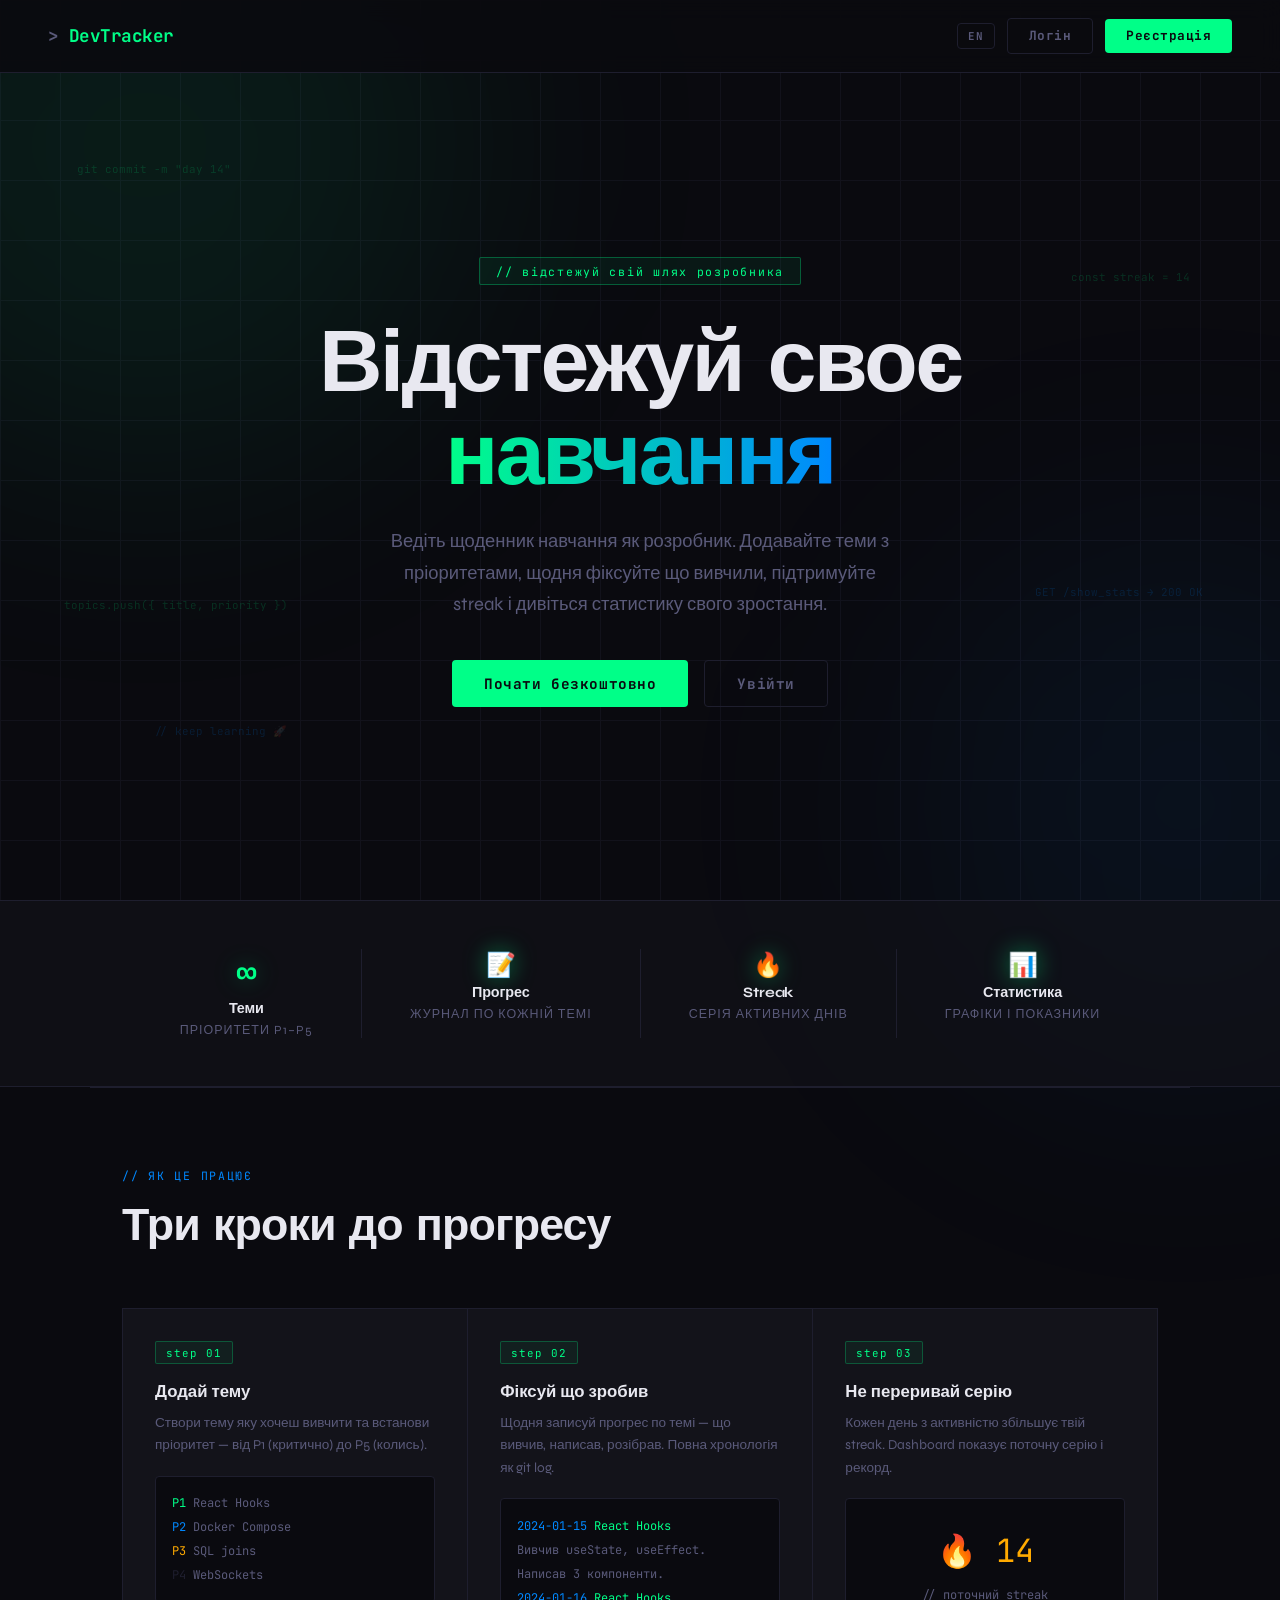
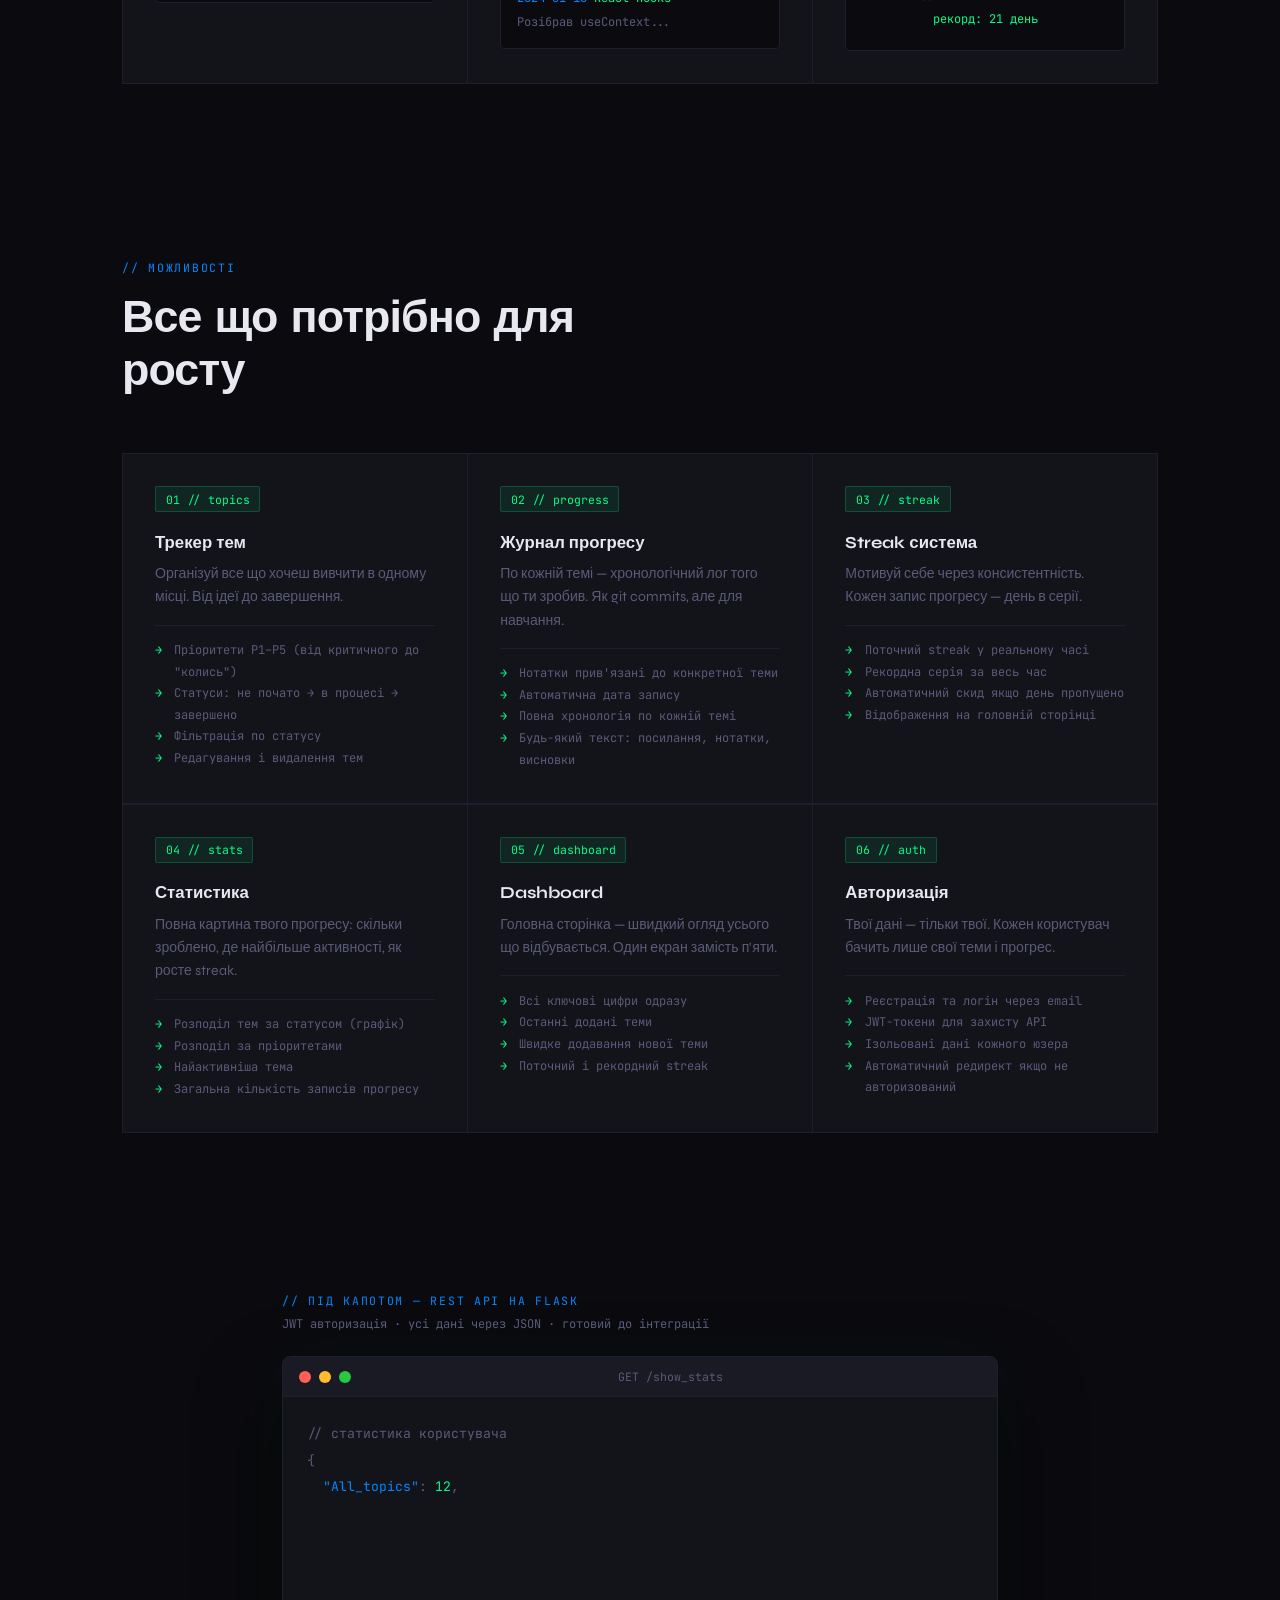
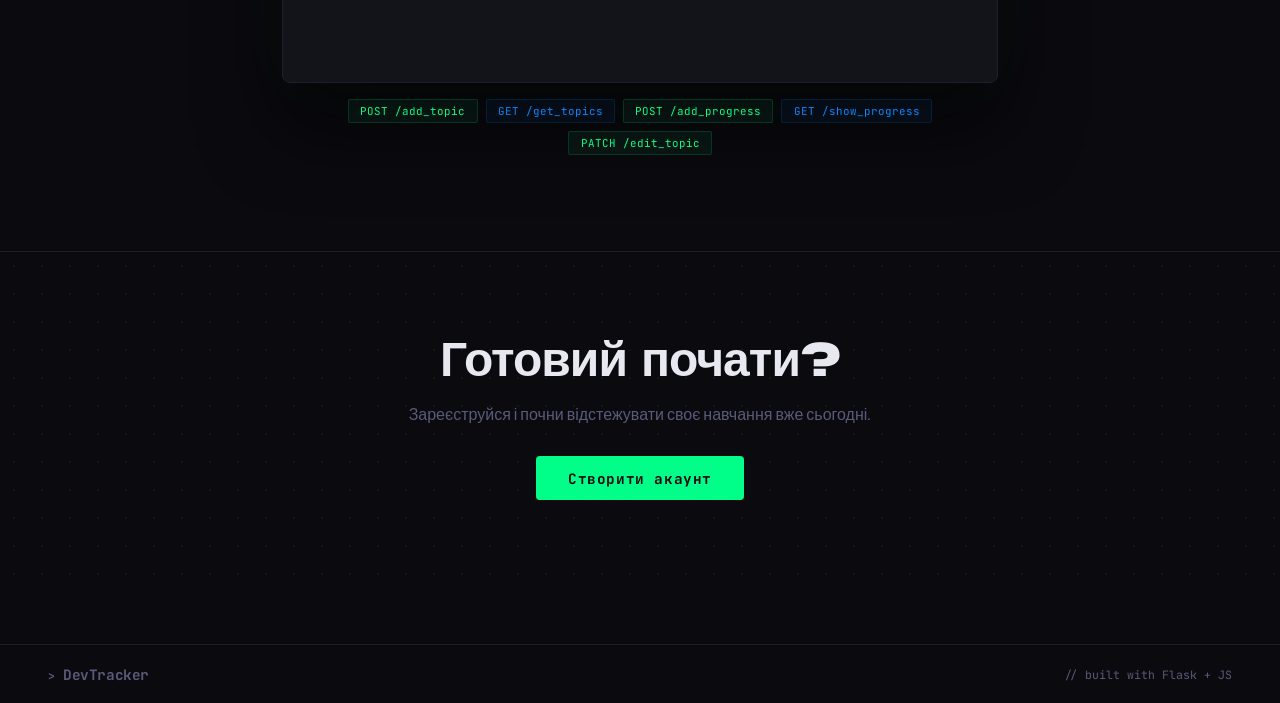
<file: front-end/index.html>
<!DOCTYPE html>
<html lang="uk">
<head>
  <meta charset="UTF-8"/>
  <meta name="viewport" content="width=device-width, initial-scale=1.0"/>
  <title>DevTracker</title>
  <link rel="stylesheet" href="style.css"/>
  <style>
    .hero {
      position: relative; z-index: 1;
      min-height: 100vh;
      display: flex; flex-direction: column;
      align-items: center; justify-content: center;
      text-align: center; padding: 8rem 2rem 4rem;
    }
    .hero-badge {
      font-family: 'JetBrains Mono', monospace;
      font-size: 0.72rem; letter-spacing: 0.15em; color: var(--accent);
      border: 1px solid rgba(0,255,136,0.3); background: rgba(0,255,136,0.06);
      padding: 0.35rem 1rem; border-radius: 2px; margin-bottom: 2rem;
      animation: fadeUp 0.6s ease both, badgePulse 3s ease-in-out 1s infinite;
    }
    @keyframes badgePulse { 0%,100% { box-shadow: 0 0 0 0 rgba(0,255,136,0); } 50% { box-shadow: 0 0 14px 3px rgba(0,255,136,0.1); } }
    .hero h1 {
      font-size: clamp(2.8rem, 7vw, 5.5rem); font-weight: 800;
      line-height: 1.05; letter-spacing: -0.03em; margin-bottom: 1.5rem;
      animation: fadeUp 0.6s 0.1s ease both;
    }
    .hero h1 .hl {
      background: linear-gradient(90deg, var(--accent), var(--accent2), var(--accent));
      background-size: 200% auto;
      -webkit-background-clip: text; -webkit-text-fill-color: transparent; background-clip: text;
      animation: gradShift 4s linear infinite;
    }
    @keyframes gradShift { to { background-position: 200% center; } }
    .hero p { font-size: 1.15rem; color: var(--muted); max-width: 520px; line-height: 1.7; margin-bottom: 2.5rem; animation: fadeUp 0.6s 0.2s ease both; }
    .hero-cta { display: flex; gap: 1rem; animation: fadeUp 0.6s 0.3s ease both; }
    .stats-bar { position: relative; z-index: 1; display: flex; justify-content: center; padding: 3rem 2rem; border-top: 1px solid var(--border); border-bottom: 1px solid var(--border); background: rgba(19,19,26,0.6); }
    .stat-item { text-align: center; padding: 0 3rem; border-right: 1px solid var(--border); }
    .stat-item:last-child { border-right: none; }
    .stat-number { font-family: 'JetBrains Mono', monospace; font-size: 2.2rem; font-weight: 700; color: var(--accent); display: block; }
    .stat-lbl { font-size: 0.78rem; color: var(--muted); letter-spacing: 0.08em; text-transform: uppercase; }
    .features { position: relative; z-index: 1; padding: 6rem 2rem; max-width: 1100px; margin: 0 auto; }
    .section-label { font-family: 'JetBrains Mono', monospace; font-size: 0.72rem; letter-spacing: 0.15em; color: var(--accent2); text-transform: uppercase; margin-bottom: 1rem; }
    .section-title { font-size: clamp(1.8rem, 4vw, 2.8rem); font-weight: 800; letter-spacing: -0.02em; margin-bottom: 3.5rem; max-width: 500px; }
    .features-grid { display: grid; grid-template-columns: repeat(3, 1fr); gap: 1.5px; background: var(--border); border: 1px solid var(--border); }
    @media (max-width: 860px) { .features-grid { grid-template-columns: repeat(2, 1fr); } }
    @media (max-width: 560px) { .features-grid { grid-template-columns: 1fr; } }
    .feature-card { background: var(--surface); padding: 2rem; transition: background 0.2s; }
    .feature-card:hover { background: #16161f; }
    .feature-icon { font-family: 'JetBrains Mono', monospace; font-size: 0.72rem; color: var(--accent); background: rgba(0,255,136,0.08); border: 1px solid rgba(0,255,136,0.2); display: inline-block; padding: 0.3rem 0.6rem; border-radius: 2px; margin-bottom: 1.2rem; }
    .feature-card h3 { font-size: 1.05rem; font-weight: 700; margin-bottom: 0.6rem; }
    .feature-card p { font-size: 0.88rem; color: var(--muted); line-height: 1.65; }
    .preview { position: relative; z-index: 1; padding: 4rem 2rem 6rem; max-width: 780px; margin: 0 auto; }
    .terminal { background: var(--surface); border: 1px solid var(--border); border-radius: 8px; overflow: hidden; box-shadow: 0 40px 80px rgba(0,0,0,0.6), 0 0 80px rgba(0,255,136,0.04), inset 0 1px 0 rgba(255,255,255,0.03); }
    .terminal-bar { background: #1a1a24; padding: 0.75rem 1rem; display: flex; align-items: center; gap: 0.5rem; border-bottom: 1px solid var(--border); }
    .dot { width: 12px; height: 12px; border-radius: 50%; }
    .dot-r { background: #ff5f57; } .dot-y { background: #febc2e; } .dot-g { background: #28c840; }
    .terminal-ttl { font-family: 'JetBrains Mono', monospace; font-size: 0.72rem; color: var(--muted); margin: 0 auto; }
    .terminal-body { padding: 1.5rem; font-family: 'JetBrains Mono', monospace; font-size: 0.82rem; line-height: 2; }
    .t-muted { color: var(--muted); } .t-green { color: var(--accent); } .t-blue { color: var(--accent2); }
    .cta-bottom { position: relative; z-index: 1; text-align: center; padding: 5rem 2rem 6rem; border-top: 1px solid var(--border); overflow: hidden; }
    .cta-bottom::before { content: ''; position: absolute; inset: 0; z-index: 0; background-image: radial-gradient(rgba(0,255,136,0.07) 1px, transparent 1px); background-size: 28px 28px; pointer-events: none; }
    .cta-bottom > * { position: relative; z-index: 1; }
    .cta-bottom h2 { font-size: clamp(1.8rem, 4vw, 3rem); font-weight: 800; letter-spacing: -0.02em; margin-bottom: 1rem; }
    .cta-bottom p { color: var(--muted); margin-bottom: 2rem; }

    /* ── SCROLL PROGRESS BAR ── */
    #scroll-progress { position: fixed; top: 0; left: 0; height: 2px; z-index: 999; background: linear-gradient(90deg, var(--accent), var(--accent2)); width: 0%; box-shadow: 0 0 10px rgba(0,255,136,0.6); pointer-events: none; }

    /* ── BUTTON SHIMMER ── */
    .btn-primary { position: relative; overflow: hidden; }
    .btn-primary::after { content: ''; position: absolute; top: 0; left: -100%; width: 50%; height: 100%; background: linear-gradient(90deg, transparent, rgba(255,255,255,0.18), transparent); transform: skewX(-20deg); transition: left 0.6s ease; }
    .btn-primary:hover::after { left: 160%; }

    /* ── HERO FLOATING CODE DECO ── */
    .hero-deco { position: absolute; inset: 0; pointer-events: none; overflow: hidden; z-index: 0; }
    .deco-code { position: absolute; font-family: 'JetBrains Mono', monospace; font-size: 0.68rem; color: var(--accent); opacity: 0.15; white-space: nowrap; animation: decoFloat ease-in-out infinite; user-select: none; }
    @keyframes decoFloat { 0%,100% { transform: translateY(0); opacity: 0.15; } 50% { transform: translateY(-12px); opacity: 0.32; } }

    /* ── STAT NUMBER GLOW ── */
    .stat-number { text-shadow: 0 0 24px rgba(0,255,136,0.4); }

    /* ── TERMINAL TYPEWRITER ── */
    .t-line { opacity: 0; transform: translateX(-6px); transition: opacity 0.25s ease, transform 0.25s ease; }
    .t-line.typed { opacity: 1; transform: none; }

    /* ── HOW IT WORKS ── */
    .how-it-works { position: relative; z-index: 1; padding: 5rem 2rem; max-width: 1100px; margin: 0 auto; border-top: 1px solid var(--border); }
    .hiw-steps { display: grid; grid-template-columns: repeat(auto-fit, minmax(280px, 1fr)); gap: 1.5px; background: var(--border); border: 1px solid var(--border); margin-top: 3rem; }
    .hiw-step { background: var(--surface); padding: 2rem; transition: background 0.2s; }
    .hiw-step:hover { background: #15151f; }
    .hiw-num { font-family: 'JetBrains Mono', monospace; font-size: 0.68rem; color: var(--accent); border: 1px solid rgba(0,255,136,0.25); background: rgba(0,255,136,0.05); display: inline-block; padding: 0.2rem 0.6rem; border-radius: 2px; margin-bottom: 1.1rem; letter-spacing: 0.1em; }
    .hiw-step h3 { font-size: 1.05rem; font-weight: 700; margin-bottom: 0.6rem; }
    .hiw-step p { font-size: 0.85rem; color: var(--muted); line-height: 1.65; margin-bottom: 1.2rem; }
    .hiw-example { font-family: 'JetBrains Mono', monospace; font-size: 0.75rem; padding: 0.9rem 1rem; background: var(--bg); border: 1px solid var(--border); border-radius: 4px; line-height: 2; color: var(--muted); }
    .hiw-example .hl-g { color: var(--accent); } .hiw-example .hl-b { color: var(--accent2); } .hiw-example .hl-w { color: var(--warn); }

    /* ── FEATURE LIST ── */
    .feature-list { margin-top: 1rem; padding: 0; list-style: none; border-top: 1px solid var(--border); padding-top: 0.9rem; }
    .feature-list li { font-family: 'JetBrains Mono', monospace; font-size: 0.75rem; color: var(--muted); line-height: 1.8; padding-left: 1.2rem; position: relative; }
    .feature-list li::before { content: '→'; position: absolute; left: 0; color: var(--accent); }

    /* ── STAT ITEM REDESIGN ── */
    .stat-name { font-size: 0.9rem; font-weight: 700; color: var(--text); display: block; margin: 0.25rem 0 0.15rem; letter-spacing: -0.01em; }
  </style>
</head>
<body>

<div id="scroll-progress"></div>
<div class="bg-orb bg-orb-1"></div>
<div class="bg-orb bg-orb-2"></div>

<nav>
  <a class="nav-logo" href="#"><span>></span> DevTracker</a>
  <div class="nav-actions">
    <button class="lang-btn" onclick="switchLang()">EN</button>
    <button class="btn btn-ghost" onclick="openModal('login')" data-i18n="nav.login">Логін</button>
    <button class="btn btn-primary" onclick="openModal('register')" data-i18n="nav.register">Реєстрація</button>
    <button class="nav-hamburger" id="nav-hamburger" onclick="toggleMobileMenu()">☰</button>
  </div>
</nav>
<div class="nav-mobile-menu" id="nav-mobile-menu">
  <div class="mob-menu-footer" style="border-top:none;padding-top:0;margin-top:0;">
    <button class="lang-btn" onclick="switchLang()">EN</button>
    <button class="btn btn-ghost btn-sm" onclick="openModal('login')" data-i18n="nav.login">Логін</button>
    <button class="btn btn-primary btn-sm" onclick="openModal('register')" data-i18n="nav.register">Реєстрація</button>
  </div>
</div>

<section class="hero">
  <div class="hero-deco" aria-hidden="true">
    <span class="deco-code" style="top:18%;left:6%;animation-duration:7s">git commit -m "day 14"</span>
    <span class="deco-code" style="top:30%;right:7%;animation-duration:9s;animation-delay:-3s">const streak = 14</span>
    <span class="deco-code" style="bottom:32%;left:5%;animation-duration:8s;animation-delay:-5s">topics.push({ title, priority })</span>
    <span class="deco-code" style="top:65%;right:6%;animation-duration:10s;animation-delay:-1s;color:var(--accent2)">GET /show_stats → 200 OK</span>
    <span class="deco-code" style="bottom:18%;left:12%;animation-duration:6s;animation-delay:-4s;color:var(--accent2)">// keep learning 🚀</span>
  </div>
  <div class="hero-badge" data-i18n="hero.badge">// track your dev journey</div>
  <h1><span data-i18n="hero.h1.line1">Відстежуй своє</span><br/><span class="hl" data-i18n="hero.h1.span">навчання</span></h1>
  <p data-i18n="hero.desc">Ведіть щоденник навчання як розробник. Додавайте теми з пріоритетами, щодня фіксуйте що вивчили, підтримуйте streak і дивіться статистику свого зростання.</p>
  <div class="hero-cta">
    <button class="btn btn-primary btn-lg" onclick="openModal('register')" data-i18n="hero.cta.start">Почати безкоштовно</button>
    <button class="btn btn-ghost btn-lg" onclick="openModal('login')" data-i18n="hero.cta.login">Увійти</button>
  </div>
</section>

<div class="stats-bar reveal">
  <div class="stat-item">
    <span class="stat-number">∞</span>
    <span class="stat-name" data-i18n="sbar.topics.name">Теми</span>
    <span class="stat-lbl" data-i18n="sbar.topics.lbl">пріоритети P1–P5</span>
  </div>
  <div class="stat-item">
    <span class="stat-number" style="font-size:1.5rem">📝</span>
    <span class="stat-name" data-i18n="sbar.prog.name">Прогрес</span>
    <span class="stat-lbl" data-i18n="sbar.prog.lbl">журнал по кожній темі</span>
  </div>
  <div class="stat-item">
    <span class="stat-number" style="font-size:1.5rem">🔥</span>
    <span class="stat-name" data-i18n="sbar.streak.name">Streak</span>
    <span class="stat-lbl" data-i18n="sbar.streak.lbl">серія активних днів</span>
  </div>
  <div class="stat-item">
    <span class="stat-number" style="font-size:1.5rem">📊</span>
    <span class="stat-name" data-i18n="sbar.stats.name">Статистика</span>
    <span class="stat-lbl" data-i18n="sbar.stats.lbl">графіки і показники</span>
  </div>
</div>

<section class="how-it-works">
  <div class="section-label reveal" data-i18n="hiw.label">// як це працює</div>
  <h2 class="section-title reveal" style="transition-delay:0.1s" data-i18n="hiw.title">Три кроки до прогресу</h2>
  <div class="hiw-steps">
    <div class="hiw-step reveal" style="transition-delay:0.05s">
      <div class="hiw-num">step 01</div>
      <h3 data-i18n="hiw.s1.title">Додай тему</h3>
      <p data-i18n="hiw.s1.desc">Створи тему яку хочеш вивчити та встанови пріоритет — від P1 (критично) до P5 (колись).</p>
      <div class="hiw-example">
        <span class="hl-g">P1</span> React Hooks<br/>
        <span class="hl-b">P2</span> Docker Compose<br/>
        <span class="hl-w">P3</span> SQL joins<br/>
        <span style="color:var(--border)">P4</span> WebSockets
      </div>
    </div>
    <div class="hiw-step reveal" style="transition-delay:0.15s">
      <div class="hiw-num">step 02</div>
      <h3 data-i18n="hiw.s2.title">Фіксуй що зробив</h3>
      <p data-i18n="hiw.s2.desc">Щодня записуй прогрес по темі — що вивчив, написав, розібрав. Повна хронологія як git log.</p>
      <div class="hiw-example">
        <span class="hl-b">2024-01-15</span> <span class="hl-g">React Hooks</span><br/>
        Вивчив useState, useEffect.<br/>
        Написав 3 компоненти.<br/>
        <span class="hl-b">2024-01-16</span> <span class="hl-g">React Hooks</span><br/>
        Розібрав useContext...
      </div>
    </div>
    <div class="hiw-step reveal" style="transition-delay:0.25s">
      <div class="hiw-num">step 03</div>
      <h3 data-i18n="hiw.s3.title">Не переривай серію</h3>
      <p data-i18n="hiw.s3.desc">Кожен день з активністю збільшує твій streak. Dashboard показує поточну серію і рекорд.</p>
      <div class="hiw-example" style="text-align:center;padding:1.2rem">
        <span class="hl-w" style="font-size:2rem;display:block">🔥 14</span>
        <span data-i18n="hiw.s3.comment">// поточний streak</span><br/>
        <span class="hl-g" data-i18n="hiw.s3.record">рекорд: 21 день</span>
      </div>
    </div>
  </div>
</section>

<section class="features">
  <div class="section-label reveal" data-i18n="feat.label">// можливості</div>
  <h2 class="section-title reveal" style="transition-delay:0.1s" data-i18n="feat.title">Все що потрібно для росту</h2>
  <div class="features-grid">
    <div class="feature-card reveal" style="transition-delay:0.05s">
      <span class="feature-icon">01 // topics</span>
      <h3 data-i18n="feat.01.title">Трекер тем</h3>
      <p data-i18n="feat.01.desc">Організуй все що хочеш вивчити в одному місці. Від ідеї до завершення.</p>
      <ul class="feature-list">
        <li data-i18n="feat.01.li1">Пріоритети P1–P5 (від критичного до "колись")</li>
        <li data-i18n="feat.01.li2">Статуси: не почато → в процесі → завершено</li>
        <li data-i18n="feat.01.li3">Фільтрація по статусу</li>
        <li data-i18n="feat.01.li4">Редагування і видалення тем</li>
      </ul>
    </div>
    <div class="feature-card reveal" style="transition-delay:0.15s">
      <span class="feature-icon">02 // progress</span>
      <h3 data-i18n="feat.02.title">Журнал прогресу</h3>
      <p data-i18n="feat.02.desc">По кожній темі — хронологічний лог того що ти зробив. Як git commits, але для навчання.</p>
      <ul class="feature-list">
        <li data-i18n="feat.02.li1">Нотатки прив'язані до конкретної теми</li>
        <li data-i18n="feat.02.li2">Автоматична дата запису</li>
        <li data-i18n="feat.02.li3">Повна хронологія по кожній темі</li>
        <li data-i18n="feat.02.li4">Будь-який текст: посилання, нотатки, висновки</li>
      </ul>
    </div>
    <div class="feature-card reveal" style="transition-delay:0.25s">
      <span class="feature-icon">03 // streak</span>
      <h3 data-i18n="feat.03.title">Streak система</h3>
      <p data-i18n="feat.03.desc">Мотивуй себе через консистентність. Кожен запис прогресу — день в серії.</p>
      <ul class="feature-list">
        <li data-i18n="feat.03.li1">Поточний streak у реальному часі</li>
        <li data-i18n="feat.03.li2">Рекордна серія за весь час</li>
        <li data-i18n="feat.03.li3">Автоматичний скид якщо день пропущено</li>
        <li data-i18n="feat.03.li4">Відображення на головній сторінці</li>
      </ul>
    </div>
    <div class="feature-card reveal" style="transition-delay:0.35s">
      <span class="feature-icon">04 // stats</span>
      <h3 data-i18n="feat.04.title">Статистика</h3>
      <p data-i18n="feat.04.desc">Повна картина твого прогресу: скільки зроблено, де найбільше активності, як росте streak.</p>
      <ul class="feature-list">
        <li data-i18n="feat.04.li1">Розподіл тем за статусом (графік)</li>
        <li data-i18n="feat.04.li2">Розподіл за пріоритетами</li>
        <li data-i18n="feat.04.li3">Найактивніша тема</li>
        <li data-i18n="feat.04.li4">Загальна кількість записів прогресу</li>
      </ul>
    </div>
    <div class="feature-card reveal" style="transition-delay:0.45s">
      <span class="feature-icon">05 // dashboard</span>
      <h3 data-i18n="feat.05.title">Dashboard</h3>
      <p data-i18n="feat.05.desc">Головна сторінка — швидкий огляд усього що відбувається. Один екран замість п'яти.</p>
      <ul class="feature-list">
        <li data-i18n="feat.05.li1">Всі ключові цифри одразу</li>
        <li data-i18n="feat.05.li2">Останні додані теми</li>
        <li data-i18n="feat.05.li3">Швидке додавання нової теми</li>
        <li data-i18n="feat.05.li4">Поточний і рекордний streak</li>
      </ul>
    </div>
    <div class="feature-card reveal" style="transition-delay:0.55s">
      <span class="feature-icon">06 // auth</span>
      <h3 data-i18n="feat.06.title">Авторизація</h3>
      <p data-i18n="feat.06.desc">Твої дані — тільки твої. Кожен користувач бачить лише свої теми і прогрес.</p>
      <ul class="feature-list">
        <li data-i18n="feat.06.li1">Реєстрація та логін через email</li>
        <li data-i18n="feat.06.li2">JWT-токени для захисту API</li>
        <li data-i18n="feat.06.li3">Ізольовані дані кожного юзера</li>
        <li data-i18n="feat.06.li4">Автоматичний редирект якщо не авторизований</li>
      </ul>
    </div>
  </div>
</section>

<section class="preview reveal">
  <div class="section-label" style="margin-bottom:0.5rem;" data-i18n="term.label">// під капотом — REST API на Flask</div>
  <p style="font-family:'JetBrains Mono',monospace;font-size:0.75rem;color:var(--muted);margin-bottom:1.5rem;" data-i18n="term.desc">JWT авторизація · усі дані через JSON · готовий до інтеграції</p>
  <div class="terminal">
    <div class="terminal-bar">
      <span class="dot dot-r"></span><span class="dot dot-y"></span><span class="dot dot-g"></span>
      <span class="terminal-ttl">GET /show_stats</span>
    </div>
    <div class="terminal-body">
      <div class="t-line"><span class="t-muted">// статистика користувача</span></div>
      <div class="t-line"><span class="t-muted">{</span></div>
      <div class="t-line">&nbsp;&nbsp;<span class="t-blue">"All_topics"</span><span class="t-muted">: </span><span class="t-green">12</span><span class="t-muted">,</span></div>
      <div class="t-line">&nbsp;&nbsp;<span class="t-blue">"completed"</span><span class="t-muted">: </span><span class="t-green">5</span><span class="t-muted">,</span></div>
      <div class="t-line">&nbsp;&nbsp;<span class="t-blue">"in_progress"</span><span class="t-muted">: </span><span class="t-green">4</span><span class="t-muted">,</span></div>
      <div class="t-line">&nbsp;&nbsp;<span class="t-blue">"current_streak"</span><span class="t-muted">: </span><span class="t-green">14</span><span class="t-muted">,</span></div>
      <div class="t-line">&nbsp;&nbsp;<span class="t-blue">"longest_streak"</span><span class="t-muted">: </span><span class="t-green">21</span><span class="t-muted">,</span></div>
      <div class="t-line">&nbsp;&nbsp;<span class="t-blue">"most_active_topic"</span><span class="t-muted">: </span><span class="t-green">"React Hooks"</span></div>
      <div class="t-line"><span class="t-muted">}</span><span class="cursor"></span></div>
    </div>
  </div>
  <div style="display:flex;gap:0.5rem;margin-top:1rem;flex-wrap:wrap;justify-content:center">
    <span style="font-family:'JetBrains Mono',monospace;font-size:0.68rem;padding:0.25rem 0.7rem;background:rgba(0,255,136,0.05);border:1px solid rgba(0,255,136,0.15);border-radius:2px;color:var(--accent)">POST /add_topic</span>
    <span style="font-family:'JetBrains Mono',monospace;font-size:0.68rem;padding:0.25rem 0.7rem;background:rgba(0,136,255,0.05);border:1px solid rgba(0,136,255,0.15);border-radius:2px;color:var(--accent2)">GET /get_topics</span>
    <span style="font-family:'JetBrains Mono',monospace;font-size:0.68rem;padding:0.25rem 0.7rem;background:rgba(0,255,136,0.05);border:1px solid rgba(0,255,136,0.15);border-radius:2px;color:var(--accent)">POST /add_progress</span>
    <span style="font-family:'JetBrains Mono',monospace;font-size:0.68rem;padding:0.25rem 0.7rem;background:rgba(0,136,255,0.05);border:1px solid rgba(0,136,255,0.15);border-radius:2px;color:var(--accent2)">GET /show_progress</span>
    <span style="font-family:'JetBrains Mono',monospace;font-size:0.68rem;padding:0.25rem 0.7rem;background:rgba(0,255,136,0.05);border:1px solid rgba(0,255,136,0.15);border-radius:2px;color:var(--accent)">PATCH /edit_topic</span>
  </div>
</section>

<section class="cta-bottom reveal">
  <h2 data-i18n="cta.title">Готовий почати?</h2>
  <p data-i18n="cta.desc">Зареєструйся і почни відстежувати своє навчання вже сьогодні.</p>
  <button class="btn btn-primary btn-lg" onclick="openModal('register')" data-i18n="cta.btn">Створити акаунт</button>
</section>

<footer class="site-footer">
  <span class="nav-logo" style="font-size:0.9rem;"><span>></span> DevTracker</span>
  <span>// built with Flask + JS</span>
</footer>

<!-- MODALS -->
<div class="modal-overlay" id="modal-login">
  <div class="modal">
    <button class="modal-close" onclick="closeModal('login')">✕</button>
    <div class="modal-title" data-i18n="modal.login.title">Увійти</div>
    <div class="modal-sub" data-i18n="modal.login.sub">// введи свої дані</div>
    <div class="form-group">
      <label class="form-label" data-i18n="modal.login.email">Email</label>
      <input class="form-input" type="email" id="login-email" placeholder="you@example.com"/>
    </div>
    <div class="form-group">
      <label class="form-label" data-i18n="modal.login.pass">Пароль</label>
      <input class="form-input" type="password" id="login-password" placeholder="••••••••"/>
    </div>
    <div class="form-error" id="login-error"></div>
    <button class="btn btn-primary btn-full btn-lg" id="login-btn" data-i18n="modal.login.btn">Увійти</button>
    <div class="form-switch">
      <span data-i18n="modal.login.noacc">Немає акаунту?</span>
      <a onclick="switchModal('login','register')" data-i18n="modal.login.link">Зареєструватись</a>
    </div>
  </div>
</div>

<div class="modal-overlay" id="modal-register">
  <div class="modal">
    <button class="modal-close" onclick="closeModal('register')">✕</button>
    <div class="modal-title" data-i18n="modal.reg.title">Реєстрація</div>
    <div class="modal-sub" data-i18n="modal.reg.sub">// створи акаунт</div>
    <div class="form-group">
      <label class="form-label" data-i18n="modal.reg.fn">Ім'я</label>
      <input class="form-input" type="text" id="reg-firstname" placeholder="Іван"/>
    </div>
    <div class="form-group">
      <label class="form-label" data-i18n="modal.reg.ln">Прізвище</label>
      <input class="form-input" type="text" id="reg-lastname" placeholder="Петренко"/>
    </div>
    <div class="form-group">
      <label class="form-label" data-i18n="modal.reg.email">Email</label>
      <input class="form-input" type="email" id="reg-email" placeholder="you@example.com"/>
    </div>
    <div class="form-group">
      <label class="form-label" data-i18n="modal.reg.pass">Пароль</label>
      <input class="form-input" type="password" id="reg-password" placeholder="••••••••"/>
    </div>
    <div class="form-error" id="reg-error"></div>
    <button class="btn btn-primary btn-full btn-lg" id="register-btn" data-i18n="modal.reg.btn">Зареєструватись</button>
    <div class="form-switch">
      <span data-i18n="modal.reg.hasacc">Вже є акаунт?</span>
      <a onclick="switchModal('register','login')" data-i18n="modal.reg.link">Увійти</a>
    </div>
  </div>
</div>

<div id="toast"></div>

<script>
  // ── Scroll reveal ──
  const revealObs = new IntersectionObserver(entries => {
    entries.forEach(e => {
      if (e.isIntersecting) { e.target.classList.add('in'); revealObs.unobserve(e.target); }
    });
  }, { threshold: 0.12 });
  document.querySelectorAll('.reveal').forEach(el => revealObs.observe(el));

  // ── Nav scroll state + progress bar ──
  const progressBar = document.getElementById('scroll-progress');
  window.addEventListener('scroll', () => {
    const scrolled = window.scrollY / (document.documentElement.scrollHeight - window.innerHeight);
    progressBar.style.width = (scrolled * 100) + '%';
    document.querySelector('nav').classList.toggle('scrolled', window.scrollY > 50);
  }, { passive: true });

  // ── Terminal typewriter ──
  const termLines = document.querySelectorAll('.t-line');
  const termObs = new IntersectionObserver(entries => {
    if (entries[0].isIntersecting) {
      termLines.forEach((line, i) => setTimeout(() => line.classList.add('typed'), i * 220));
      termObs.disconnect();
    }
  }, { threshold: 0.5 });
  const termEl = document.querySelector('.terminal');
  if (termEl) termObs.observe(termEl);
</script>

<script src="app.js"></script>
</body>
</html>
</file>
<file: front-end/style.css>
@import url('https://fonts.googleapis.com/css2?family=JetBrains+Mono:wght@400;700&family=Syne:wght@400;700;800&display=swap');

*, *::before, *::after { box-sizing: border-box; margin: 0; padding: 0; }

:root {
  --bg: #0a0a0f;
  --surface: #13131a;
  --border: #1e1e2e;
  --accent: #00ff88;
  --accent2: #0088ff;
  --text: #e8e8f0;
  --muted: #5a5a7a;
  --danger: #ff4466;
  --warn: #ffaa00;
}

html { scroll-behavior: smooth; }

body {
  background: var(--bg);
  color: var(--text);
  font-family: 'Syne', sans-serif;
  min-height: 100vh;
  overflow-x: hidden;
}

body::before {
  content: '';
  position: fixed;
  inset: 0;
  background-image:
    linear-gradient(var(--border) 1px, transparent 1px),
    linear-gradient(90deg, var(--border) 1px, transparent 1px);
  background-size: 60px 60px;
  opacity: 0.4;
  pointer-events: none;
  z-index: 0;
}

/* ── NAV ── */
nav {
  position: fixed;
  top: 0; left: 0; right: 0;
  z-index: 100;
  display: flex;
  align-items: center;
  justify-content: space-between;
  padding: 1.1rem 3rem;
  background: rgba(10,10,15,0.9);
  backdrop-filter: blur(12px);
  border-bottom: 1px solid var(--border);
}

.nav-logo {
  font-family: 'JetBrains Mono', monospace;
  font-size: 1.1rem;
  font-weight: 700;
  color: var(--accent);
  letter-spacing: -0.03em;
  text-decoration: none;
}
.nav-logo span { color: var(--muted); }

.nav-links {
  display: flex;
  gap: 0.25rem;
  align-items: center;
}

.nav-link {
  font-family: 'JetBrains Mono', monospace;
  font-size: 0.78rem;
  color: var(--muted);
  text-decoration: none;
  padding: 0.45rem 0.9rem;
  border-radius: 4px;
  transition: all 0.15s;
  border: 1px solid transparent;
}
.nav-link:hover { color: var(--text); border-color: var(--border); }
.nav-link.active { color: var(--accent); border-color: rgba(0,255,136,0.25); background: rgba(0,255,136,0.06); }

.nav-actions { display: flex; gap: 0.75rem; align-items: center; }

.nav-user {
  font-family: 'JetBrains Mono', monospace;
  font-size: 0.72rem;
  color: var(--muted);
}

/* ── BUTTONS ── */
.btn {
  font-family: 'JetBrains Mono', monospace;
  font-size: 0.8rem;
  font-weight: 700;
  letter-spacing: 0.04em;
  padding: 0.55rem 1.3rem;
  border-radius: 4px;
  cursor: pointer;
  transition: all 0.2s;
  text-decoration: none;
  border: none;
  display: inline-block;
}

.btn-ghost {
  background: transparent;
  color: var(--muted);
  border: 1px solid var(--border);
}
.btn-ghost:hover { color: var(--text); border-color: var(--muted); }

.btn-primary {
  background: var(--accent);
  color: var(--bg);
}
.btn-primary:hover { background: #00cc6e; transform: translateY(-1px); box-shadow: 0 0 20px rgba(0,255,136,0.25); }

.btn-danger {
  background: transparent;
  color: var(--danger);
  border: 1px solid rgba(255,68,102,0.3);
}
.btn-danger:hover { background: rgba(255,68,102,0.1); border-color: var(--danger); }

.btn-lg { font-size: 0.9rem; padding: 0.8rem 2rem; }
.btn-sm { font-size: 0.7rem; padding: 0.3rem 0.75rem; }
.btn-full { width: 100%; text-align: center; display: block; }

/* ── PAGE WRAPPER ── */
.page {
  position: relative;
  z-index: 1;
  padding: 5.5rem 2rem 3rem;
  max-width: 1100px;
  margin: 0 auto;
}

/* ── PAGE HEADER ── */
.page-header {
  margin-bottom: 2.5rem;
}

.page-label {
  font-family: 'JetBrains Mono', monospace;
  font-size: 0.72rem;
  letter-spacing: 0.12em;
  color: var(--accent2);
  text-transform: uppercase;
  margin-bottom: 0.5rem;
}

.page-title {
  font-size: clamp(1.6rem, 3vw, 2.2rem);
  font-weight: 800;
  letter-spacing: -0.02em;
}

.page-sub {
  font-family: 'JetBrains Mono', monospace;
  font-size: 0.78rem;
  color: var(--muted);
  margin-top: 0.4rem;
}

/* ── CARDS / PANELS ── */
.panel {
  background: var(--surface);
  border: 1px solid var(--border);
  border-radius: 6px;
  padding: 1.5rem;
  margin-bottom: 1.5rem;
}

.panel-title {
  font-family: 'JetBrains Mono', monospace;
  font-size: 0.72rem;
  color: var(--muted);
  letter-spacing: 0.1em;
  text-transform: uppercase;
  margin-bottom: 1.2rem;
}

/* ── STAT GRID ── */
.stat-grid {
  display: grid;
  grid-template-columns: repeat(auto-fit, minmax(150px, 1fr));
  gap: 1px;
  background: var(--border);
  border: 1px solid var(--border);
  margin-bottom: 2rem;
}

.stat-card {
  background: var(--surface);
  padding: 1.4rem;
  transition: background 0.15s;
}
.stat-card:hover { background: #15151e; }

.stat-val {
  font-family: 'JetBrains Mono', monospace;
  font-size: 2rem;
  font-weight: 700;
  color: var(--accent);
  display: block;
  line-height: 1;
  margin-bottom: 0.4rem;
}
.stat-val.blue { color: var(--accent2); }
.stat-val.warn { color: var(--warn); }

.stat-label {
  font-size: 0.75rem;
  color: var(--muted);
}

/* ── TABLE / LIST ── */
.data-list {
  display: flex;
  flex-direction: column;
  gap: 1px;
  background: var(--border);
  border: 1px solid var(--border);
  margin-bottom: 1.5rem;
}

.data-row {
  background: var(--surface);
  padding: 0.9rem 1.2rem;
  display: flex;
  align-items: center;
  gap: 1rem;
  transition: background 0.15s;
}
.data-row:hover { background: #15151e; }

.data-row-empty {
  background: var(--surface);
  padding: 2rem;
  text-align: center;
  font-family: 'JetBrains Mono', monospace;
  font-size: 0.78rem;
  color: var(--muted);
}

/* ── BADGES ── */
.badge {
  font-family: 'JetBrains Mono', monospace;
  font-size: 0.62rem;
  padding: 0.2rem 0.5rem;
  border-radius: 2px;
  white-space: nowrap;
  letter-spacing: 0.04em;
}
.badge-muted    { background: rgba(90,90,122,0.2);  color: var(--muted);   border: 1px solid rgba(90,90,122,0.3); }
.badge-blue     { background: rgba(0,136,255,0.1);  color: var(--accent2); border: 1px solid rgba(0,136,255,0.3); }
.badge-green    { background: rgba(0,255,136,0.1);  color: var(--accent);  border: 1px solid rgba(0,255,136,0.3); }
.badge-warn     { background: rgba(255,170,0,0.1);  color: var(--warn);    border: 1px solid rgba(255,170,0,0.3); }
.badge-danger   { background: rgba(255,68,102,0.1); color: var(--danger);  border: 1px solid rgba(255,68,102,0.3); }

/* Priority badges P1–P5 */
.badge-p1 { background: rgba(255,68,102,0.12); color: #ff4466;  border: 1px solid rgba(255,68,102,0.3); }
.badge-p2 { background: rgba(255,170,0,0.12);  color: var(--warn); border: 1px solid rgba(255,170,0,0.3); }
.badge-p3 { background: rgba(0,255,136,0.10);  color: var(--accent); border: 1px solid rgba(0,255,136,0.25); }
.badge-p4 { background: rgba(0,136,255,0.10);  color: var(--accent2); border: 1px solid rgba(0,136,255,0.25); }
.badge-p5 { background: rgba(90,90,122,0.15);  color: var(--muted); border: 1px solid rgba(90,90,122,0.25); }

/* Status badges */
.badge-completed  { background: rgba(0,255,136,0.10); color: var(--accent);  border: 1px solid rgba(0,255,136,0.25); }
.badge-in_progress { background: rgba(0,136,255,0.10); color: var(--accent2); border: 1px solid rgba(0,136,255,0.25); }
.badge-not_started { background: rgba(90,90,122,0.15); color: var(--muted);  border: 1px solid rgba(90,90,122,0.25); }

/* Data row title */
.data-title { flex: 1; font-size: 0.9rem; font-weight: 600; min-width: 0; overflow: hidden; text-overflow: ellipsis; white-space: nowrap; }

/* ── FORMS ── */
.form-row {
  display: flex;
  gap: 0.75rem;
  flex-wrap: wrap;
  margin-bottom: 1.5rem;
  align-items: center;
}

.input, .select-input {
  background: var(--surface);
  border: 1px solid var(--border);
  border-radius: 4px;
  padding: 0.6rem 0.9rem;
  color: var(--text);
  font-family: 'JetBrains Mono', monospace;
  font-size: 0.82rem;
  outline: none;
  transition: border-color 0.2s;
}
.input:focus, .select-input:focus { border-color: var(--accent); }
.input-grow { flex: 1; min-width: 200px; }

.form-group { margin-bottom: 1.2rem; }
.form-label {
  display: block;
  font-family: 'JetBrains Mono', monospace;
  font-size: 0.7rem;
  letter-spacing: 0.08em;
  color: var(--muted);
  margin-bottom: 0.4rem;
  text-transform: uppercase;
}
.form-input {
  width: 100%;
  background: var(--bg);
  border: 1px solid var(--border);
  border-radius: 4px;
  padding: 0.65rem 0.9rem;
  color: var(--text);
  font-family: 'JetBrains Mono', monospace;
  font-size: 0.85rem;
  outline: none;
  transition: border-color 0.2s;
}
.form-input:focus { border-color: var(--accent); }
.form-textarea {
  width: 100%;
  background: var(--bg);
  border: 1px solid var(--border);
  border-radius: 4px;
  padding: 0.65rem 0.9rem;
  color: var(--text);
  font-family: 'JetBrains Mono', monospace;
  font-size: 0.82rem;
  outline: none;
  resize: vertical;
  min-height: 80px;
  transition: border-color 0.2s;
}
.form-textarea:focus { border-color: var(--accent); }

.form-error {
  font-family: 'JetBrains Mono', monospace;
  font-size: 0.72rem;
  color: var(--danger);
  margin-top: 0.6rem;
  display: none; /* shown via JS showFormError() */
}

/* ── MODAL ── */
.modal-overlay {
  display: none;
  position: fixed;
  inset: 0;
  background: rgba(0,0,0,0.75);
  backdrop-filter: blur(6px);
  z-index: 200;
  align-items: center;
  justify-content: center;
}
.modal-overlay.active { display: flex; }

.modal {
  background: var(--surface);
  border: 1px solid var(--border);
  border-radius: 8px;
  padding: 2.5rem;
  width: 100%;
  max-width: 440px;
  position: relative;
}

.modal-title {
  font-size: 1.3rem;
  font-weight: 800;
  margin-bottom: 0.3rem;
}

.modal-sub {
  font-family: 'JetBrains Mono', monospace;
  font-size: 0.78rem;
  color: var(--muted);
  margin-bottom: 1.8rem;
}

.modal-close {
  position: absolute;
  top: 1rem; right: 1rem;
  background: none;
  border: none;
  color: var(--muted);
  font-size: 1.1rem;
  cursor: pointer;
}
.modal-close:hover { color: var(--text); }

.form-switch {
  margin-top: 1.2rem;
  font-size: 0.82rem;
  color: var(--muted);
  text-align: center;
}
.form-switch a { color: var(--accent); cursor: pointer; text-decoration: none; }
.form-switch a:hover { text-decoration: underline; }

/* ── TOAST ── */
#toast {
  position: fixed;
  bottom: 2rem; right: 2rem;
  background: var(--surface);
  border: 1px solid var(--border);
  border-left: 3px solid var(--accent);
  padding: 0.8rem 1.2rem;
  font-family: 'JetBrains Mono', monospace;
  font-size: 0.78rem;
  border-radius: 4px;
  z-index: 300;
  transform: translateY(100px);
  opacity: 0;
  transition: all 0.3s;
  max-width: 320px;
}
#toast.show { transform: translateY(0); opacity: 1; }
#toast.error { border-left-color: var(--danger); }

/* ── PROGRESS LOG ── */
.log-item {
  background: var(--surface);
  border: 1px solid var(--border);
  border-radius: 4px;
  padding: 1rem 1.2rem;
  margin-bottom: 0.75rem;
}

.log-date {
  font-family: 'JetBrains Mono', monospace;
  font-size: 0.68rem;
  color: var(--muted);
  margin-bottom: 0.4rem;
}

.log-note {
  font-size: 0.88rem;
  line-height: 1.6;
  color: var(--text);
}

/* ── CHART CONTAINER ── */
.chart-wrap {
  background: var(--surface);
  border: 1px solid var(--border);
  border-radius: 6px;
  padding: 1.5rem;
  margin-bottom: 1.5rem;
}

.chart-title {
  font-family: 'JetBrains Mono', monospace;
  font-size: 0.72rem;
  color: var(--muted);
  letter-spacing: 0.1em;
  text-transform: uppercase;
  margin-bottom: 1.2rem;
}

/* ── ANIMATIONS ── */
@keyframes fadeUp {
  from { opacity: 0; transform: translateY(16px); }
  to   { opacity: 1; transform: translateY(0); }
}

.fade-up { animation: fadeUp 0.5s ease both; }

/* ── DIVIDER ── */
.divider {
  height: 1px;
  background: var(--border);
  margin: 1.5rem 0;
}

/* ── EMPTY STATE ── */
.empty-state {
  text-align: center;
  padding: 3rem 1rem;
  font-family: 'JetBrains Mono', monospace;
  font-size: 0.8rem;
  color: var(--muted);
}
.empty-state p { margin-bottom: 1rem; }

/* ── ACTIONS BAR ── */
.actions-bar {
  display: flex;
  align-items: center;
  justify-content: space-between;
  margin-bottom: 1rem;
  flex-wrap: wrap;
  gap: 0.75rem;
}

/* ── FOOTER ── */
.site-footer {
  position: relative;
  z-index: 1;
  border-top: 1px solid var(--border);
  padding: 1.2rem 3rem;
  display: flex;
  justify-content: space-between;
  align-items: center;
  margin-top: 3rem;
}

.site-footer span {
  font-family: 'JetBrains Mono', monospace;
  font-size: 0.72rem;
  color: var(--muted);
}

/* ── BACKGROUND ORBS ── */
.bg-orb { position: fixed; border-radius: 50%; filter: blur(130px); pointer-events: none; z-index: 0; }
.bg-orb-1 { width: 650px; height: 650px; background: rgba(0,255,136,0.07); top: -180px; left: -180px; animation: orbDrift 20s ease-in-out infinite; }
.bg-orb-2 { width: 550px; height: 550px; background: rgba(0,136,255,0.06); bottom: -180px; right: -180px; animation: orbDrift 26s ease-in-out infinite reverse; animation-delay: -10s; }
@keyframes orbDrift {
  0%, 100% { transform: translate(0, 0); }
  33%       { transform: translate(70px, 50px); }
  66%       { transform: translate(-30px, 80px); }
}

/* ── NAV SCROLLED ── */
nav.scrolled { background: rgba(10,10,15,0.98); box-shadow: 0 1px 0 var(--border); }

/* ── SCROLL / ENTRANCE REVEAL ── */
.reveal { opacity: 0; transform: translateY(30px); transition: opacity 0.7s ease, transform 0.7s ease; }
.reveal.in { opacity: 1; transform: none; }

/* ── PAGE ENTRANCE STAGGER ── */
.stat-grid .stat-card:nth-child(1) { animation: fadeUp 0.5s 0.10s ease both; }
.stat-grid .stat-card:nth-child(2) { animation: fadeUp 0.5s 0.18s ease both; }
.stat-grid .stat-card:nth-child(3) { animation: fadeUp 0.5s 0.26s ease both; }
.stat-grid .stat-card:nth-child(4) { animation: fadeUp 0.5s 0.34s ease both; }
.stat-grid .stat-card:nth-child(5) { animation: fadeUp 0.5s 0.42s ease both; }

.panel { animation: fadeUp 0.5s 0.15s ease both; }

/* ── STAT CARD ENHANCED HOVER ── */
.stat-card { transition: background 0.2s, transform 0.2s, box-shadow 0.2s; }
.stat-card:hover { background: #15151e; transform: translateY(-2px); box-shadow: 0 8px 24px rgba(0,0,0,0.4); }

/* ── FEATURE CARD ENHANCED HOVER ── */
.feature-card { transition: background 0.25s, transform 0.25s, box-shadow 0.25s !important; }
.feature-card:hover { background: #16161f; transform: translateY(-3px); box-shadow: 0 12px 40px rgba(0,0,0,0.5), 0 0 0 1px rgba(0,255,136,0.14) !important; }

/* ── DATA ROW ENHANCED HOVER ── */
.data-row { transition: background 0.15s, transform 0.15s; }
.data-row:hover { background: #15151e; transform: translateX(3px); }

/* ── STREAK PULSE ── */
.streak-fire { display: inline-block; animation: streakPulse 2.5s ease-in-out infinite; }
@keyframes streakPulse { 0%, 100% { transform: scale(1); } 50% { transform: scale(1.2); } }

/* ── STREAK BAR GLOW ── */
.streak-bar { transition: box-shadow 0.3s; }
.streak-bar:hover { box-shadow: 0 0 30px rgba(0,255,136,0.08); }

/* ── MODAL SLIDE-IN ── */
.modal-overlay.active .modal { animation: modalIn 0.25s ease both; }
@keyframes modalIn {
  from { opacity: 0; transform: translateY(-12px) scale(0.97); }
  to   { opacity: 1; transform: none; }
}

/* ── FILTER BUTTON ACTIVE ── */
.filter-btn { transition: all 0.15s; }
.filter-btn.active { color: var(--accent); border-color: rgba(0,255,136,0.3); background: rgba(0,255,136,0.06); }

/* ── LOG ITEM HOVER ── */
.log-item { transition: border-color 0.2s; }
.log-item:hover { border-color: rgba(0,136,255,0.3); }

/* ── INPUT FOCUS GLOW ── */
.input:focus, .select-input:focus { box-shadow: 0 0 0 3px rgba(0,255,136,0.08); }
.form-input:focus { box-shadow: 0 0 0 3px rgba(0,255,136,0.08); }
.form-textarea:focus { box-shadow: 0 0 0 3px rgba(0,255,136,0.08); }

/* ── CURSOR BLINK (terminal) ── */
.cursor { display: inline-block; width: 7px; height: 0.85em; background: var(--accent); vertical-align: text-bottom; animation: cursorBlink 1s step-end infinite; }
@keyframes cursorBlink { 0%, 100% { opacity: 1; } 50% { opacity: 0; } }

/* ── LOG PANEL (inline progress in topics) ── */
.log-panel {
  display: none;
  background: var(--bg);
  border: 1px solid var(--border);
  border-top: none;
  padding: 1.2rem 1.4rem;
  margin-bottom: 2px;
}
.log-panel.active { display: block; }

/* ── NAV SCRIPT SNIPPET (shared) ── */
.nav-link { transition: all 0.2s; }
.btn { transition: all 0.2s; }

/* ── LANGUAGE BUTTON ── */
.lang-btn {
  font-family: 'JetBrains Mono', monospace;
  font-size: 0.68rem;
  font-weight: 700;
  letter-spacing: 0.08em;
  padding: 0.3rem 0.65rem;
  border: 1px solid var(--border);
  border-radius: 4px;
  background: transparent;
  color: var(--muted);
  cursor: pointer;
  transition: all 0.15s;
  white-space: nowrap;
}
.lang-btn:hover { color: var(--accent); border-color: rgba(0,255,136,0.35); background: rgba(0,255,136,0.05); }

/* ── HAMBURGER ── */
.nav-hamburger {
  display: none;
  background: transparent;
  border: 1px solid var(--border);
  color: var(--muted);
  font-size: 1rem;
  padding: 0.35rem 0.65rem;
  border-radius: 4px;
  cursor: pointer;
  transition: all 0.15s;
  line-height: 1;
}
.nav-hamburger:hover { color: var(--text); border-color: var(--muted); }

/* ── MOBILE MENU ── */
.nav-mobile-menu {
  display: none;
  position: fixed;
  top: 57px;
  left: 0; right: 0;
  z-index: 99;
  background: rgba(10,10,15,0.98);
  border-bottom: 1px solid var(--border);
  backdrop-filter: blur(16px);
  flex-direction: column;
  padding: 0.8rem 1.2rem 1rem;
  gap: 0.2rem;
}
.nav-mobile-menu.open { display: flex; }
.nav-mobile-menu .nav-link {
  padding: 0.75rem 0.5rem;
  border-radius: 0;
  border: none;
  border-bottom: 1px solid var(--border);
  font-size: 0.82rem;
}
.nav-mobile-menu .nav-link:last-of-type { border-bottom: none; }
.mob-menu-footer {
  display: flex;
  gap: 0.75rem;
  align-items: center;
  padding-top: 0.75rem;
  margin-top: 0.25rem;
  border-top: 1px solid var(--border);
  flex-wrap: wrap;
}

/* ══════════════════════════════════════════
   MOBILE RESPONSIVE
══════════════════════════════════════════ */
@media (max-width: 768px) {
  /* Nav */
  nav { padding: 0.85rem 1.1rem; }
  .nav-links { display: none; }
  .nav-hamburger { display: flex; align-items: center; justify-content: center; }

  /* Footer */
  .site-footer { padding: 1rem 1.2rem; }

  /* Page padding */
  .page { padding: 4.8rem 1rem 3rem; }

  /* Modal */
  .modal {
    padding: 1.5rem 1.2rem;
    max-width: calc(100vw - 2rem);
    max-height: calc(100dvh - 4rem);
    overflow-y: auto;
    margin: 0 1rem;
  }
  .modal-overlay { align-items: flex-start; padding-top: 3.5rem; }

  /* Form rows */
  .form-row { flex-direction: column; align-items: stretch; }
  .form-row .input-grow { min-width: unset; width: 100%; }
  .form-row .btn { width: 100%; justify-content: center; }
  .form-row .select-input { width: 100%; }

  /* Stats bar on index (hero page) */
  .stats-bar { flex-wrap: wrap; padding: 0; }
  .stat-item {
    padding: 1.4rem 1rem;
    min-width: 50%;
    border-right: none !important;
    border-bottom: 1px solid var(--border);
    box-sizing: border-box;
  }
  .stat-item:nth-child(odd)  { border-right: 1px solid var(--border) !important; }
  .stat-item:last-child,
  .stat-item:nth-last-child(2):nth-child(odd) { border-bottom: none; }

  /* Hero CTA buttons */
  .hero-cta { flex-direction: column; align-items: center; width: 100%; }
  .hero-cta .btn { width: 100%; max-width: 320px; text-align: center; }

  /* Stat grid */
  .stat-grid { grid-template-columns: repeat(2, 1fr); }

  /* Topic actions wrap */
  .topic-row { flex-wrap: wrap; }
  .topic-actions { width: 100%; margin-top: 0.4rem; }

  /* Filter buttons wrap */
  .actions-bar > div { flex-wrap: wrap; }

  /* Nav user email */
  .nav-user { display: none; }

  /* Charts grid */
  .charts-grid { grid-template-columns: 1fr; }
}

@media (max-width: 480px) {
  /* 4 stat items become 1 column */
  .stat-item { min-width: 100%; border-right: none !important; }
  .stat-item:nth-child(odd) { border-right: none !important; }

  .stat-grid { grid-template-columns: 1fr 1fr; }

  /* Hero text */
  .hero { padding: 6rem 1.2rem 3rem; }

  /* Stat number smaller */
  .stat-number { font-size: 1.8rem; }
}
</file>
